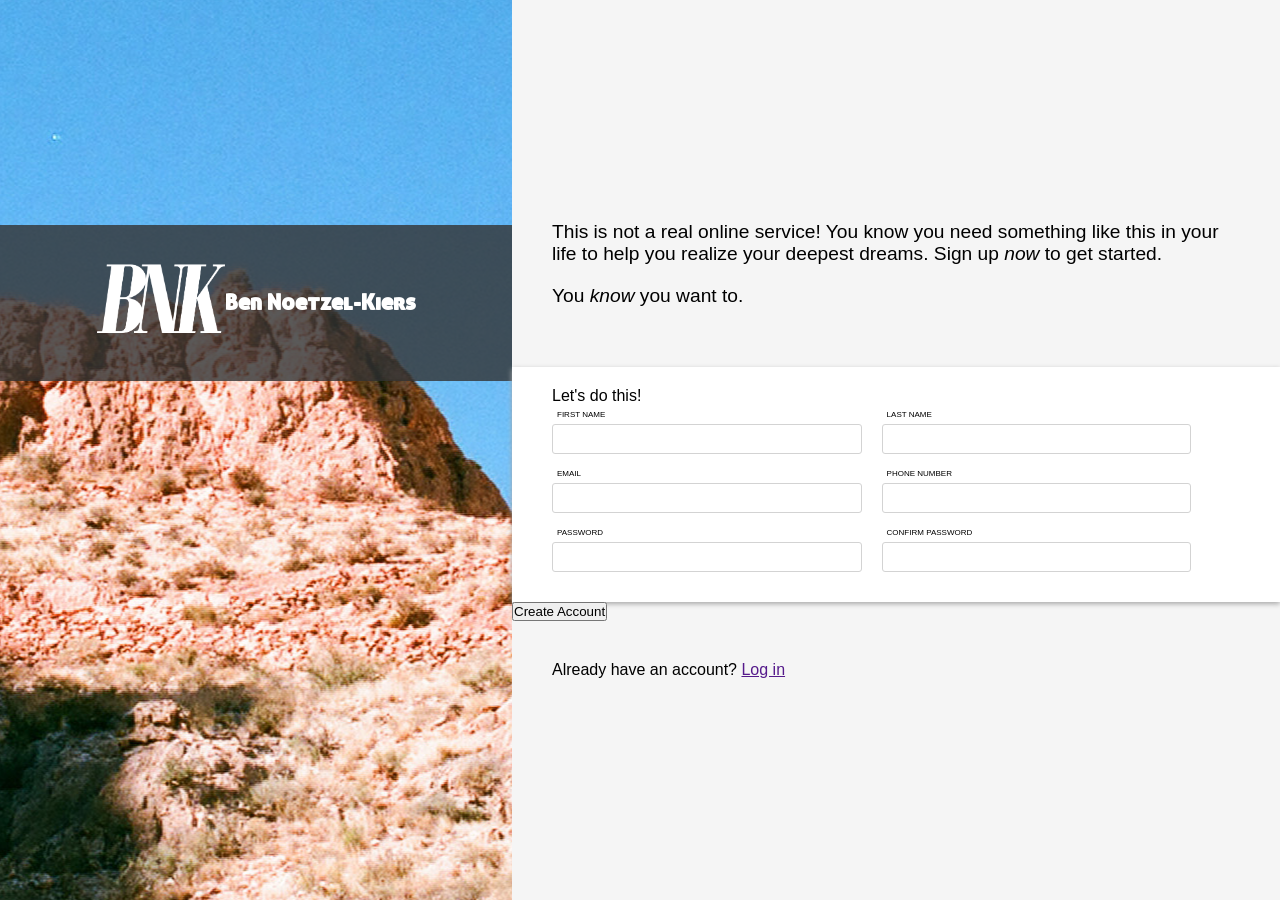
<file: index.html>
<!DOCTYPE html>
<html lang="en">
<head>
    <meta charset="UTF-8">
    <meta name="viewport" content="width=device-width, initial-scale=1.0">
    <link rel='stylesheet' href='styles.css'>
    <title>Sign-Up Form</title>
</head>
<body>
    <div class='logo-graphic'>
        <div class='logo'>
            <img id='logo-image' src='images/BNK_logo.png' alt='BNK Logo'/>
            <h1>Ben Noetzel-Kiers</h1>
        </div>
    </div>
    <div class='form-container'>
        <div class='form-intro'>
            <p>This is not a real online service! You know you need something like this in your life to help you realize your deepest dreams. Sign up <em>now</em> to get started.</p>
            <p>You <em>know</em> you want to.</p>
        </div>
        <form action='' method='post'>
            <fieldset>
                <p>Let's do this!</p>
                <div>
                    <label for='first_name'>FIRST NAME</label>
                    <input type='text' id='first_name' name='first_name'>
                </div>
                <div>
                    <label for='last_name'>LAST NAME</label>
                    <input type='text' id='last_name' name='last_name'>
                </div>
                <div>
                    <label for='user_email'>EMAIL</label>
                    <input type='email' id='user_email' name='user_email'>
                </div>
                <div>
                    <label for='user_phone'>PHONE NUMBER</label>
                    <input type='tel' id='user_phone' name='user_phone'>
                </div>
                <div>
                    <label for='pswd'>PASSWORD</label>
                    <input type='password' id='pswd' name='pswd'>
                </div>
                <div>
                    <label for='cnfm_pswd'>CONFIRM PASSWORD</label>
                    <input type='password' id='cnfm_pswd' name='cnfm_pswd'>
                </div>
            </fieldset>
            <button type='submit'>Create Account</button>

        </form>
        <p>Already have an account? <a href=''>Log in</a></p>
    </div>
</body>
</html>
</file>
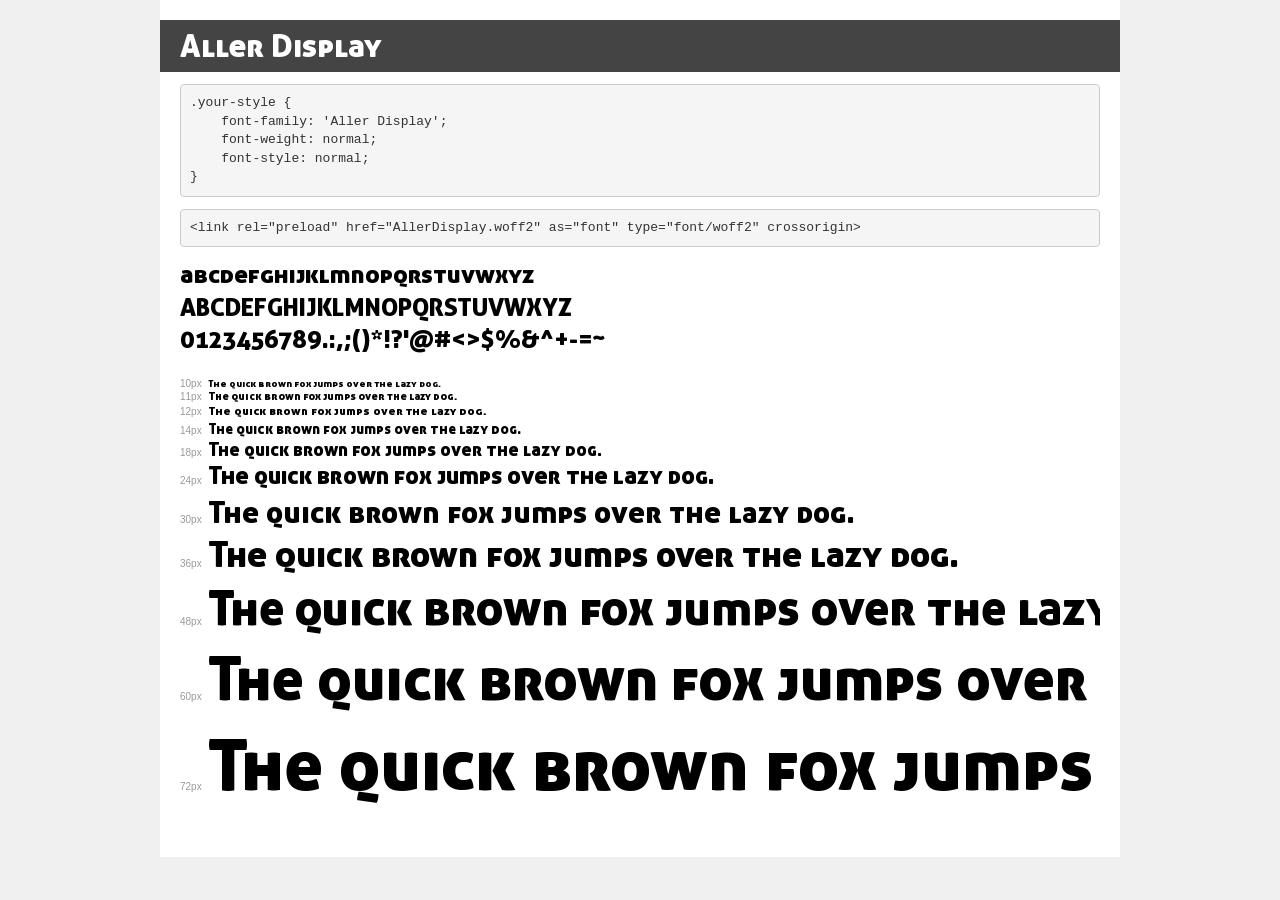
<file: fonts/demo.html>
<!DOCTYPE html>
<html lang="en">
<head>
    <meta charset="utf-8">
    <meta http-equiv="X-UA-Compatible" content="IE=edge">
    <meta name="viewport" content="width=device-width, initial-scale=1">
    <meta name="robots" content="noindex, noarchive">
    <meta name="format-detection" content="telephone=no">
    <title>Transfonter demo</title>
    <link href="stylesheet.css" rel="stylesheet">
    <style>
        /*
        http://meyerweb.com/eric/tools/css/reset/
        v2.0 | 20110126
        License: none (public domain)
        */
        html, body, div, span, applet, object, iframe,
        h1, h2, h3, h4, h5, h6, p, blockquote, pre,
        a, abbr, acronym, address, big, cite, code,
        del, dfn, em, img, ins, kbd, q, s, samp,
        small, strike, strong, sub, sup, tt, var,
        b, u, i, center,
        dl, dt, dd, ol, ul, li,
        fieldset, form, label, legend,
        table, caption, tbody, tfoot, thead, tr, th, td,
        article, aside, canvas, details, embed,
        figure, figcaption, footer, header, hgroup,
        menu, nav, output, ruby, section, summary,
        time, mark, audio, video {
            margin: 0;
            padding: 0;
            border: 0;
            font-size: 100%;
            font: inherit;
            vertical-align: baseline;
        }
        /* HTML5 display-role reset for older browsers */
        article, aside, details, figcaption, figure,
        footer, header, hgroup, menu, nav, section {
            display: block;
        }
        body {
            line-height: 1;
        }
        ol, ul {
            list-style: none;
        }
        blockquote, q {
            quotes: none;
        }
        blockquote:before, blockquote:after,
        q:before, q:after {
            content: '';
            content: none;
        }
        table {
            border-collapse: collapse;
            border-spacing: 0;
        }
        /* demo styles */
        body {
            background: #f0f0f0;
            color: #000;
        }
        .page {
            background: #fff;
            width: 920px;
            margin: 0 auto;
            padding: 20px 20px 0 20px;
            overflow: hidden;
        }
        .font-container {
            overflow-x: auto;
            overflow-y: hidden;
            margin-bottom: 40px;
            line-height: 1.3;
            white-space: nowrap;
            padding-bottom: 5px;
        }
        h1 {
            position: relative;
            background: #444;
            font-size: 32px;
            color: #fff;
            padding: 10px 20px;
            margin: 0 -20px 12px -20px;
        }
        .letters {
            font-size: 25px;
            margin-bottom: 20px;
        }
        .s10:before {
            content: '10px';
        }
        .s11:before {
            content: '11px';
        }
        .s12:before {
            content: '12px';
        }
        .s14:before {
            content: '14px';
        }
        .s18:before {
            content: '18px';
        }
        .s24:before {
            content: '24px';
        }
        .s30:before {
            content: '30px';
        }
        .s36:before {
            content: '36px';
        }
        .s48:before {
            content: '48px';
        }
        .s60:before {
            content: '60px';
        }
        .s72:before {
            content: '72px';
        }
        .s10:before, .s11:before, .s12:before, .s14:before,
        .s18:before, .s24:before, .s30:before, .s36:before,
        .s48:before, .s60:before, .s72:before {
            font-family: Arial, sans-serif;
            font-size: 10px;
            font-weight: normal;
            font-style: normal;
            color: #999;
            padding-right: 6px;
        }
        pre {
            display: block;
            padding: 9px;
            margin: 0 0 12px;
            font-family: Monaco, Menlo, Consolas, "Courier New", monospace;
            font-size: 13px;
            line-height: 1.428571429;
            color: #333;
            font-weight: normal;
            font-style: normal;
            background-color: #f5f5f5;
            border: 1px solid #ccc;
            overflow-x: auto;
            border-radius: 4px;
        }
        /* responsive */
        @media (max-width: 959px) {
            .page {
                width: auto;
                margin: 0;
            }
        }
    </style>
</head>
<body>
<div class="page">
    <div class="demo">
        <h1 style="font-family: 'Aller Display'; font-weight: normal; font-style: normal;">Aller Display</h1>
        <pre title="Usage">.your-style {
    font-family: 'Aller Display';
    font-weight: normal;
    font-style: normal;
}</pre>
        <pre title="Preload (optional)">
&lt;link rel=&quot;preload&quot; href=&quot;AllerDisplay.woff2&quot; as=&quot;font&quot; type=&quot;font/woff2&quot; crossorigin&gt;</pre>
        <div class="font-container" style="font-family: 'Aller Display'; font-weight: normal; font-style: normal;">
            <p class="letters">
                abcdefghijklmnopqrstuvwxyz<br>
ABCDEFGHIJKLMNOPQRSTUVWXYZ<br>
                0123456789.:,;()*!?'@#&lt;&gt;$%&^+-=~
            </p>
            <p class="s10" style="font-size: 10px;">The quick brown fox jumps over the lazy dog.</p>
            <p class="s11" style="font-size: 11px;">The quick brown fox jumps over the lazy dog.</p>
            <p class="s12" style="font-size: 12px;">The quick brown fox jumps over the lazy dog.</p>
            <p class="s14" style="font-size: 14px;">The quick brown fox jumps over the lazy dog.</p>
            <p class="s18" style="font-size: 18px;">The quick brown fox jumps over the lazy dog.</p>
            <p class="s24" style="font-size: 24px;">The quick brown fox jumps over the lazy dog.</p>
            <p class="s30" style="font-size: 30px;">The quick brown fox jumps over the lazy dog.</p>
            <p class="s36" style="font-size: 36px;">The quick brown fox jumps over the lazy dog.</p>
            <p class="s48" style="font-size: 48px;">The quick brown fox jumps over the lazy dog.</p>
            <p class="s60" style="font-size: 60px;">The quick brown fox jumps over the lazy dog.</p>
            <p class="s72" style="font-size: 72px;">The quick brown fox jumps over the lazy dog.</p>
        </div>
    </div>

</div>
</body>
</html>
</file>
<file: styles.css>
@font-face {
    font-family: 'allerdisplay';
    src:
        url('fonts/AllerDisplay.woff2') format('woff2'),
        url('fonts/AllerDisplay.woff') format('woff');
    font-weight: normal;
    font-style: normal;
    font-display: swap;
}

* {
    margin: 0;
    padding: 0;
    box-sizing: border-box;
}

body {
    display: flex; 

    height: 100vh;

    font-family: 'Helvetica', 'Arial', sans-serif;
    font-size: 16px;
}

.logo-graphic {
    background-image: url('images/74160011_lo_res.jpg');
    background-position: center;

    padding-top: 25vh;
    width: 40%;

    display: flex;
    flex-direction: column;
}

.logo {
    display: flex;
    justify-content: center;
    align-items: center;   
    background-color: rgb(50 50 50 / 80%)
}

#logo-image {
    width: 25%;
    height: auto;

    padding: 20px 0;
}

.logo h1 {
    font-family: 'allerdisplay', 'Arial Bold', sans-serif;
    font-size: calc(1rem + .5vw);
    color: white;
}

.form-container {
    width: 60%;
    
    display: flex;
    flex-direction: column;
    justify-content: center;

    background-color: #F5F5F5;
}

.form-container > p,
.form-container .form-intro {
    margin: 40px 40px 40px 40px;
}

.form-intro {
    font-size: calc(.8rem + .5vw)
}

.form-intro p {
    margin-bottom: 20px;
}

fieldset {
    appearance: none;
    border: none;
    background-color: white;
    box-shadow: 0px 2px 5px darkgray;

    padding: 20px 40px;

    display: flex;
    flex-wrap: wrap;
    justify-content: flex-start;
}

fieldset > p {
    width: 100%;
}

fieldset > div {
    margin-bottom: 10px;
    margin-right: 20px;
    display: flex;
    flex-flow: row wrap;

    width: 45%;
}

input {
    
    appearance: none;
    border: 1px solid lightgray;
    border-radius: 3px;

    display: block;
    font-family: inherit;
    font-size: 100%;
    margin: 0;
    box-sizing: border-box;
    width: 100%;
    padding: 5px;
}

form label {
    display: block;
    font-family: inherit;
    font-size: .5rem;
    margin: 0;
    box-sizing: border-box;
    padding: 5px;
    width: 100%;
}
</file>
<file: fonts/stylesheet.css>
@font-face {
    font-family: 'Aller Display';
    src: url('AllerDisplay.woff2') format('woff2'),
        url('AllerDisplay.woff') format('woff');
    font-weight: normal;
    font-style: normal;
    font-display: swap;
}
</file>
